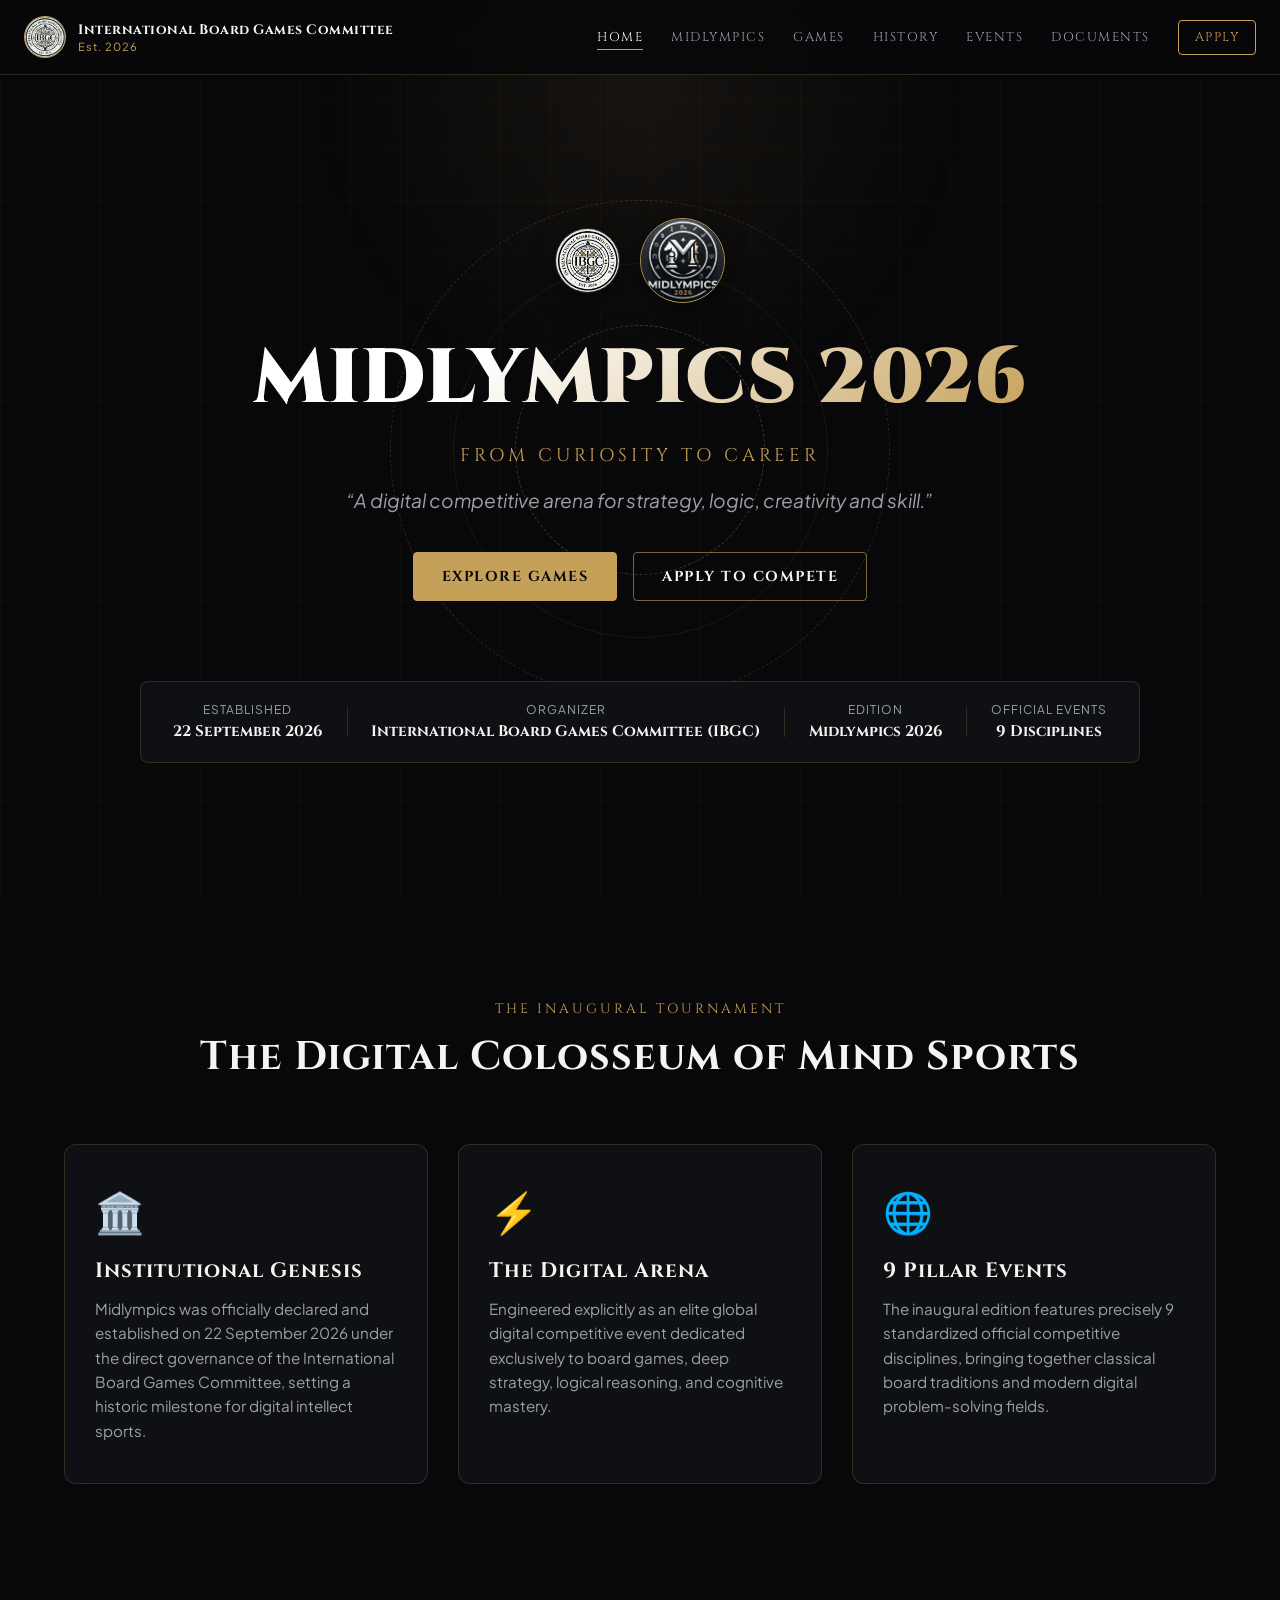
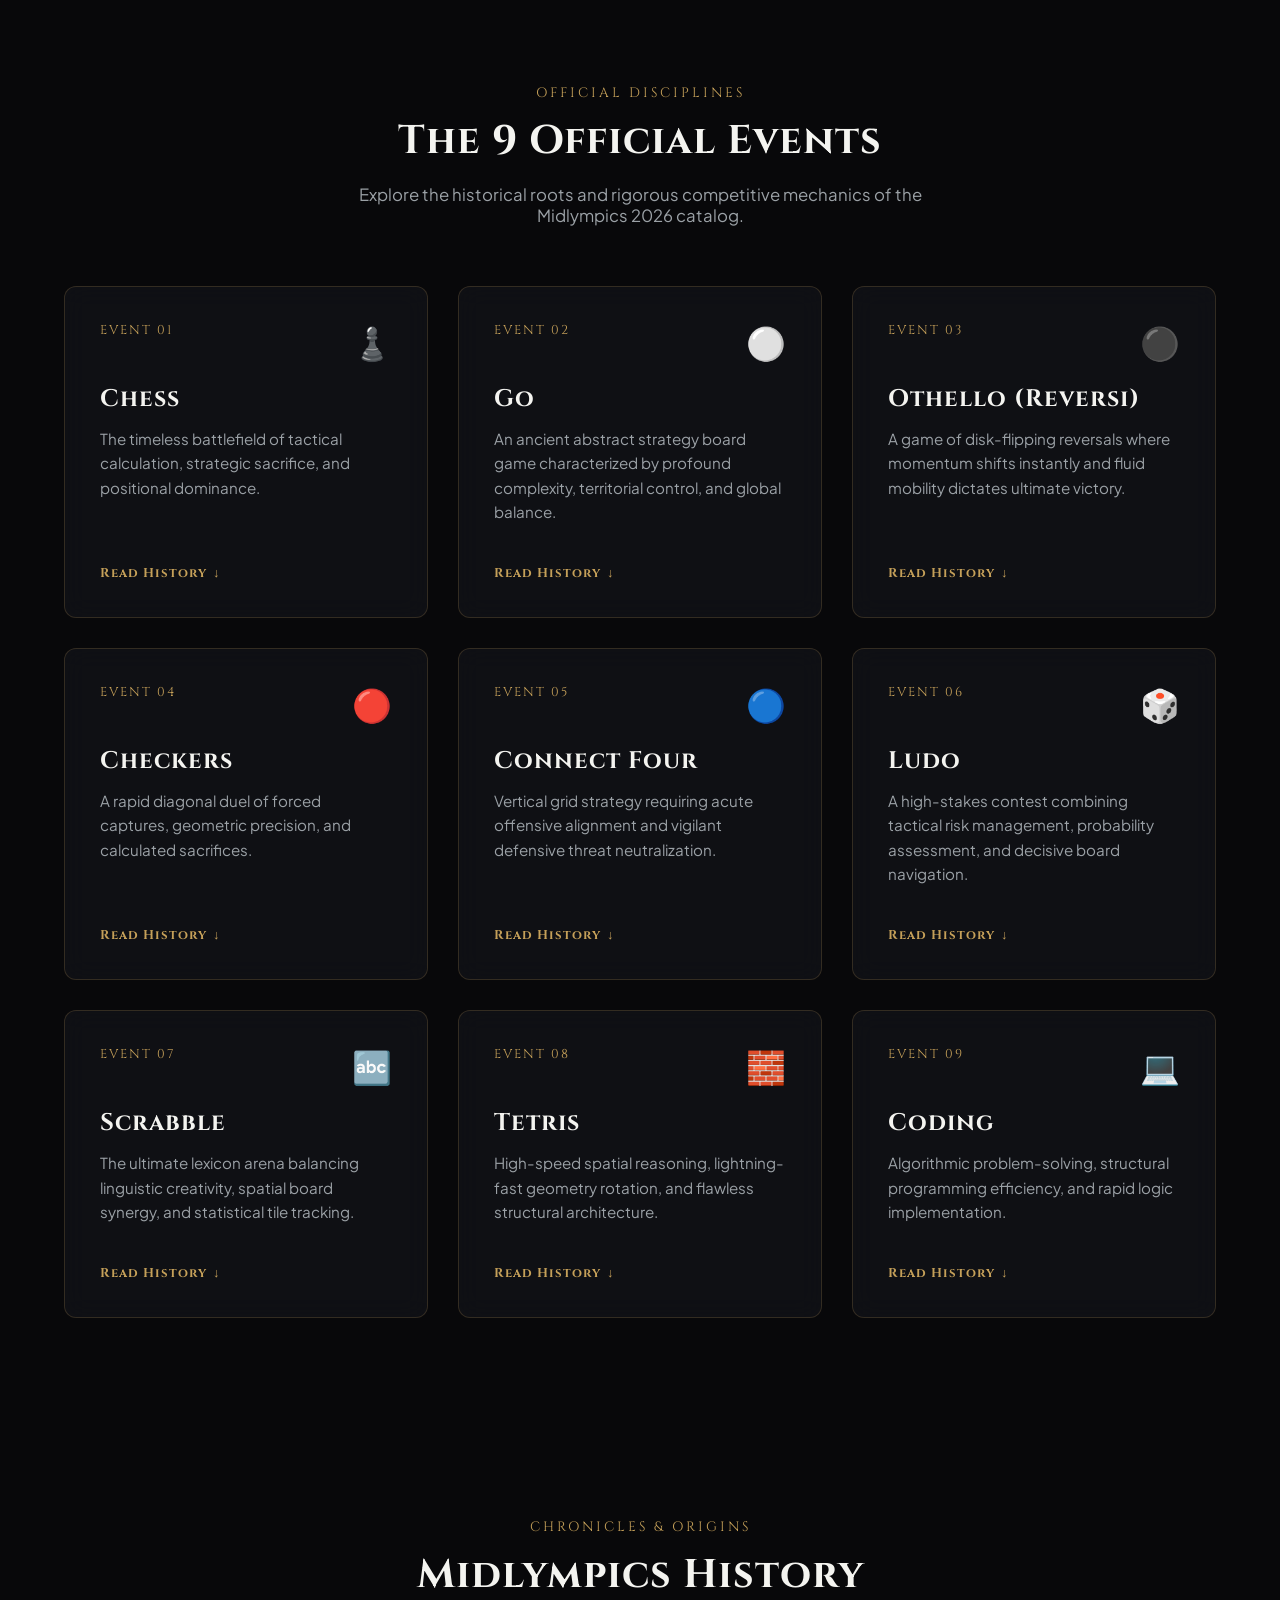
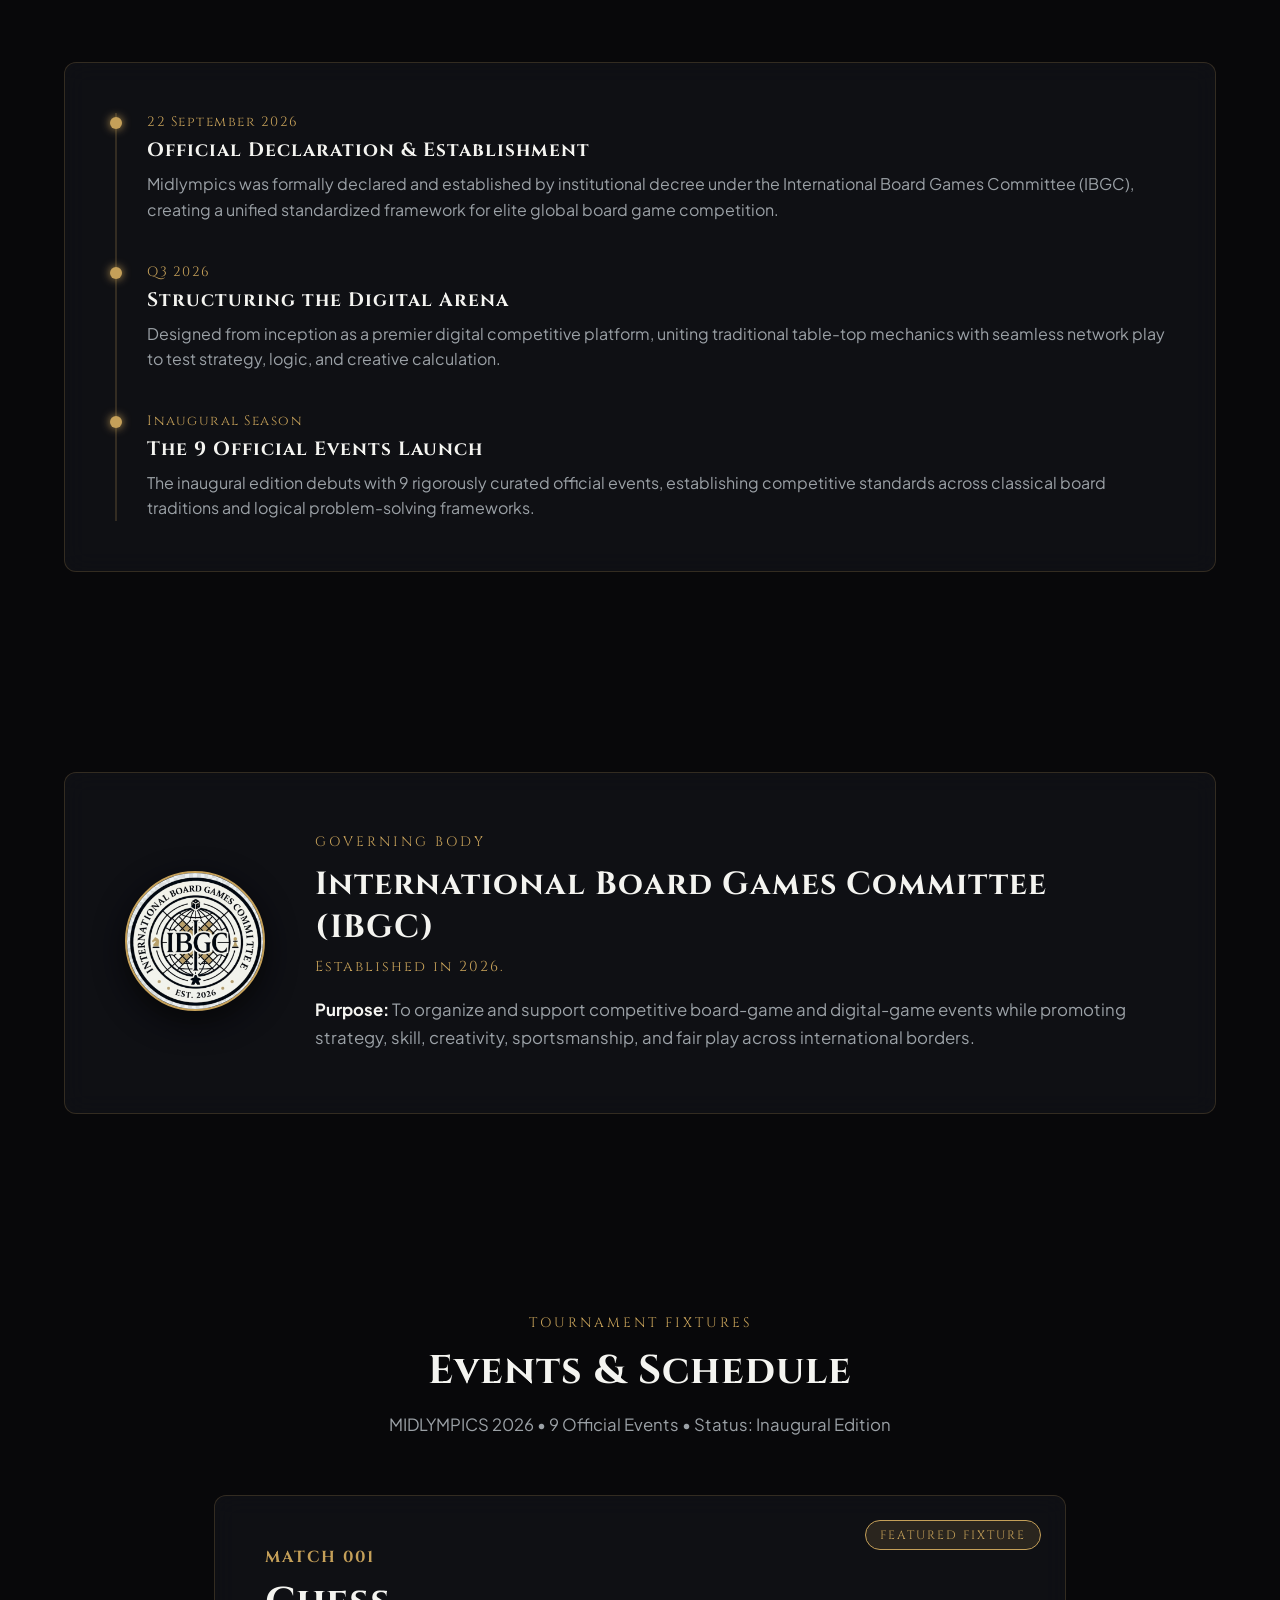
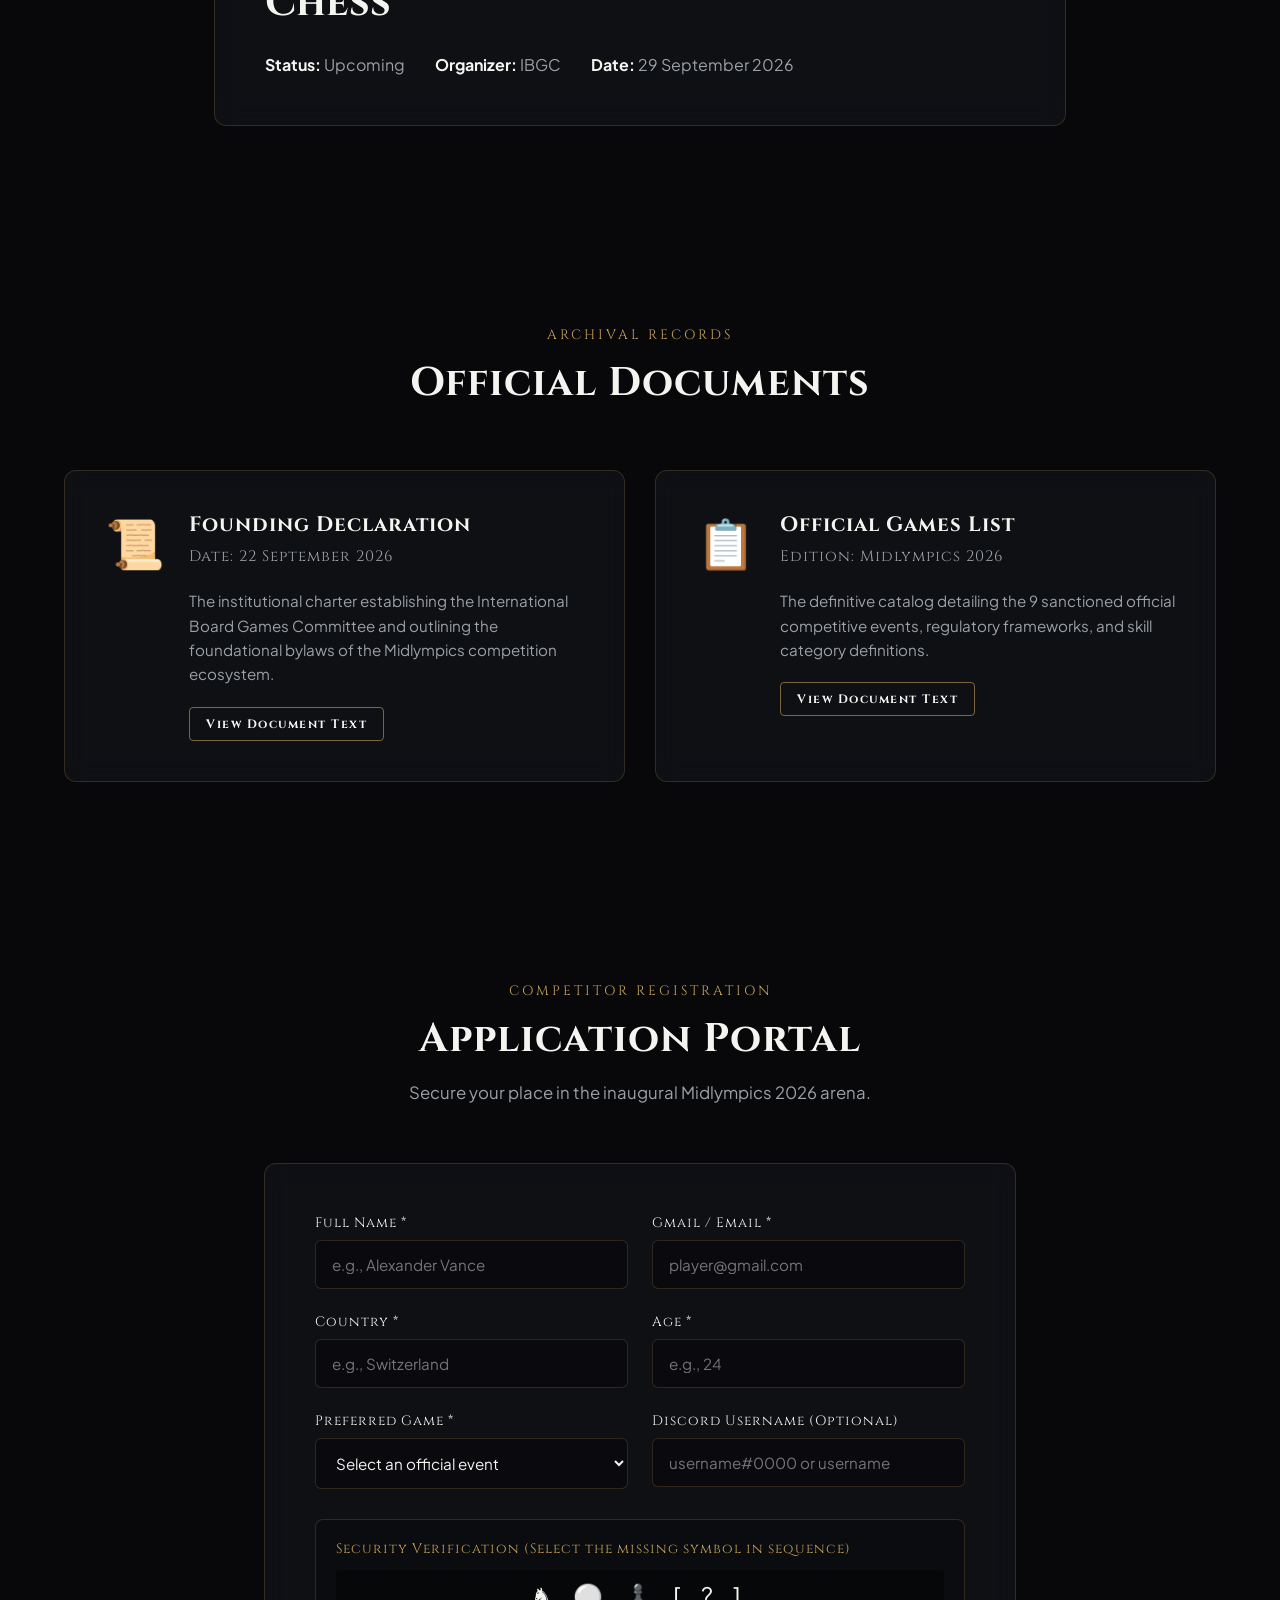
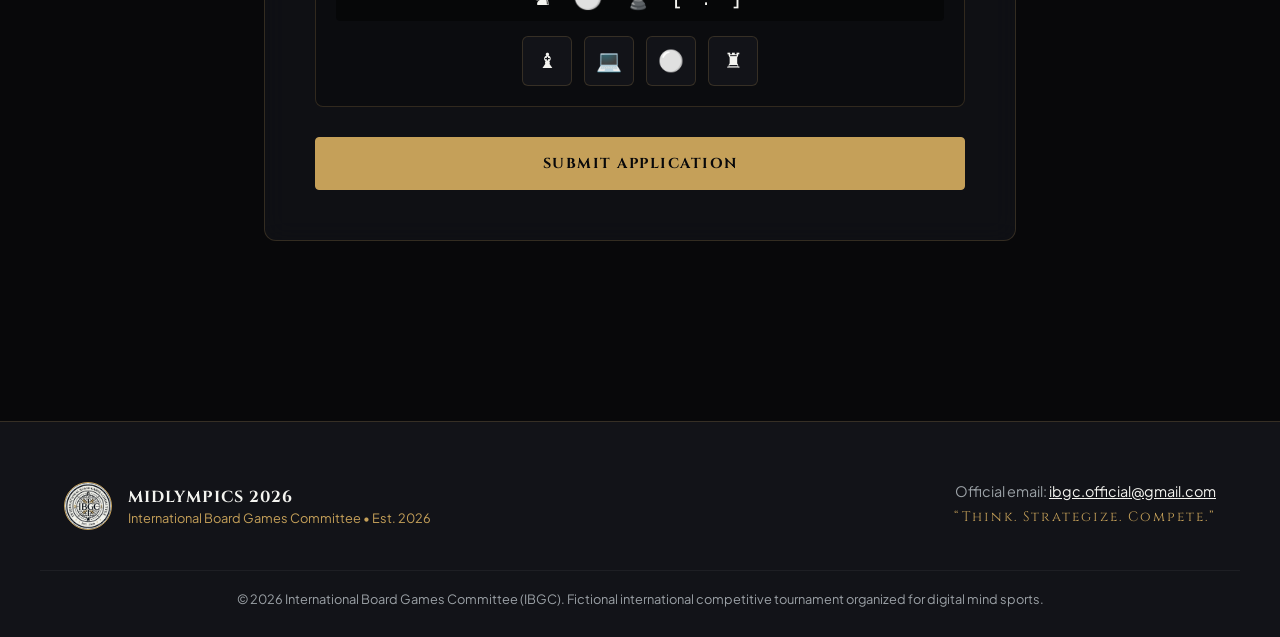
<file: index.html>
<!DOCTYPE html>
<html lang="en">
<head>
    <meta charset="UTF-8">
    <meta name="viewport" content="width=device-width, initial-scale=1.0">
    <title>MIDLYMPICS 2026 | International Board Games Committee</title>
    <link rel="stylesheet" href="style.css">
    <!-- Google Fonts for typography -->
    <link rel="preconnect" href="https://fonts.googleapis.com">
    <link rel="preconnect" href="https://fonts.gstatic.com" crossorigin>
    <link href="https://fonts.googleapis.com/css2?family=Cinzel:wght@500;700;900&family=Plus+Jakarta+Sans:wght@300;400;500;600;700&display=swap" rel="stylesheet">
</head>
<body>

    <!-- Background Particle & Board Grid Elements -->
    <div class="bg-grid"></div>
    <div class="ambient-glow"></div>

    <!-- HEADER / NAVIGATION -->
    <header class="site-header">
        <div class="header-container">
            <div class="brand-identity">
                <img src="ibgc-logo.jpg" alt="IBGC Logo" class="logo-img" onerror="this.src='data:image/svg+xml;utf8,<svg xmlns=\'http://www.w3.org/2000/svg\' width=\'50\' height=\'50\'><circle cx=\'25\' cy=\'25\' r=\'23\' fill=\'%23111\' stroke=\'%23c5a059\' stroke-width=\'2\'/><text x=\'25\' y=\'30\' fill=\'%23c5a059\' font-size=\'12\' text-anchor=\'middle\' font-family=\'Cinzel\'>IBGC</text></svg>'">
                <div class="brand-text">
                    <span class="brand-title">International Board Games Committee</span>
                    <span class="brand-subtitle">Est. 2026</span>
                </div>
            </div>

            <nav class="site-nav" id="siteNav">
                <a href="#home" class="nav-link active">HOME</a>
                <a href="#midlympics" class="nav-link">MIDLYMPICS</a>
                <a href="#games" class="nav-link">GAMES</a>
                <a href="#history" class="nav-link">HISTORY</a>
                <a href="#events" class="nav-link">EVENTS</a>
                <a href="#documents" class="nav-link">DOCUMENTS</a>
                <a href="#apply" class="nav-link nav-cta-btn">APPLY</a>
            </nav>

            <button class="mobile-menu-toggle" id="mobileMenuToggle" aria-label="Toggle navigation">
                <span></span>
                <span></span>
                <span></span>
            </button>
        </div>
    </header>

    <main>
        <!-- HERO SECTION -->
        <section id="home" class="hero-section">
            <div class="hero-3d-arena">
                <div class="arena-ring ring-1"></div>
                <div class="arena-ring ring-2"></div>
                <div class="arena-ring ring-3"></div>
            </div>

            <div class="hero-content">
                <div class="hero-logos-wrapper">
                    <img src="ibgc-logo.jpg" alt="IBGC Emblem" class="hero-logo-badge" onerror="this.src='data:image/svg+xml;utf8,<svg xmlns=\'http://www.w3.org/2000/svg\' width=\'70\' height=\'70\'><circle cx=\'35\' cy=\'35\' r=\'33\' fill=\'%23111\' stroke=\'%23c5a059\' stroke-width=\'2\'/><text x=\'35\' y=\'40\' fill=\'%23c5a059\' font-size=\'14\' text-anchor=\'middle\' font-family=\'Cinzel\'>IBGC</text></svg>'">
                    <img src="midlympics-logo.jpg" alt="Midlympics 2026 Emblem" class="hero-logo-badge main-badge" onerror="this.src='data:image/svg+xml;utf8,<svg xmlns=\'http://www.w3.org/2000/svg\' width=\'90\' height=\'90\'><circle cx=\'45\' cy=\'45\' r=\'43\' fill=\'%23111\' stroke=\'%23c5a059\' stroke-width=\'2\'/><text x=\'45\' y=\'50\' fill=\'%23c5a059\' font-size=\'18\' text-anchor=\'middle\' font-family=\'Cinzel\'>M26</text></svg>'">
                </div>
                
                <h1 class="hero-title">MIDLYMPICS 2026</h1>
                <p class="hero-subtitle">FROM CURIOSITY TO CAREER</p>
                <blockquote class="hero-quote">
                    “A digital competitive arena for strategy, logic, creativity and skill.”
                </blockquote>

                <div class="hero-actions">
                    <a href="#games" class="btn btn-primary">EXPLORE GAMES</a>
                    <a href="#apply" class="btn btn-outline">APPLY TO COMPETE</a>
                </div>
            </div>

            <!-- OFFICIAL INFORMATION BAR -->
            <div class="official-info-bar">
                <div class="info-item">
                    <span class="info-label">Established</span>
                    <span class="info-value">22 September 2026</span>
                </div>
                <div class="info-divider"></div>
                <div class="info-item">
                    <span class="info-label">Organizer</span>
                    <span class="info-value">International Board Games Committee (IBGC)</span>
                </div>
                <div class="info-divider"></div>
                <div class="info-item">
                    <span class="info-label">Edition</span>
                    <span class="info-value">Midlympics 2026</span>
                </div>
                <div class="info-divider"></div>
                <div class="info-item">
                    <span class="info-label">Official Events</span>
                    <span class="info-value">9 Disciplines</span>
                </div>
            </div>
        </section>

        <!-- MIDLYMPICS OVERVIEW SECTION -->
        <section id="midlympics" class="section midlympics-overview">
            <div class="container">
                <div class="section-header">
                    <span class="section-tag">THE INAUGURAL TOURNAMENT</span>
                    <h2 class="section-title">The Digital Colosseum of Mind Sports</h2>
                </div>
                <div class="overview-grid">
                    <div class="overview-card glass-panel">
                        <div class="card-icon">🏛️</div>
                        <h3>Institutional Genesis</h3>
                        <p>Midlympics was officially declared and established on 22 September 2026 under the direct governance of the International Board Games Committee, setting a historic milestone for digital intellect sports.</p>
                    </div>
                    <div class="overview-card glass-panel">
                        <div class="card-icon">⚡</div>
                        <h3>The Digital Arena</h3>
                        <p>Engineered explicitly as an elite global digital competitive event dedicated exclusively to board games, deep strategy, logical reasoning, and cognitive mastery.</p>
                    </div>
                    <div class="overview-card glass-panel">
                        <div class="card-icon">🌐</div>
                        <h3>9 Pillar Events</h3>
                        <p>The inaugural edition features precisely 9 standardized official competitive disciplines, bringing together classical board traditions and modern digital problem-solving fields.</p>
                    </div>
                </div>
            </div>
        </section>

        <!-- GAMES SECTION (9 OFFICIAL EVENTS) -->
        <section id="games" class="section games-section">
            <div class="container">
                <div class="section-header">
                    <span class="section-tag">OFFICIAL DISCIPLINES</span>
                    <h2 class="section-title">The 9 Official Events</h2>
                    <p class="section-desc">Explore the historical roots and rigorous competitive mechanics of the Midlympics 2026 catalog.</p>
                </div>

                <div class="games-grid" id="gamesGrid">
                    <!-- Cards will be populated or managed via HTML/JS -->
                </div>
            </div>
        </section>

        <!-- HISTORY SECTION -->
        <section id="history" class="section history-section">
            <div class="container">
                <div class="section-header">
                    <span class="section-tag">CHRONICLES & ORIGINS</span>
                    <h2 class="section-title">Midlympics History</h2>
                </div>
                <div class="history-content glass-panel">
                    <div class="history-timeline">
                        <div class="timeline-node">
                            <span class="node-date">22 September 2026</span>
                            <h4>Official Declaration & Establishment</h4>
                            <p>Midlympics was formally declared and established by institutional decree under the International Board Games Committee (IBGC), creating a unified standardized framework for elite global board game competition.</p>
                        </div>
                        <div class="timeline-node">
                            <span class="node-date">Q3 2026</span>
                            <h4>Structuring the Digital Arena</h4>
                            <p>Designed from inception as a premier digital competitive platform, uniting traditional table-top mechanics with seamless network play to test strategy, logic, and creative calculation.</p>
                        </div>
                        <div class="timeline-node">
                            <span class="node-date">Inaugural Season</span>
                            <h4>The 9 Official Events Launch</h4>
                            <p>The inaugural edition debuts with 9 rigorously curated official events, establishing competitive standards across classical board traditions and logical problem-solving frameworks.</p>
                        </div>
                    </div>
                </div>
            </div>
        </section>

        <!-- IBGC SECTION -->
        <section id="ibgc" class="section ibgc-section">
            <div class="container">
                <div class="ibgc-wrapper glass-panel">
                    <div class="ibgc-logo-area">
                        <img src="ibgc-logo.jpg" alt="IBGC Official Seal" class="ibgc-seal" onerror="this.src='data:image/svg+xml;utf8,<svg xmlns=\'http://www.w3.org/2000/svg\' width=\'120\' height=\'120\'><circle cx=\'60\' cy=\'60\' r=\'55\' fill=\'%23111\' stroke=\'%23c5a059\' stroke-width=\'3\'/><text x=\'60\' y=\'68\' fill=\'%23c5a059\' font-size=\'22\' text-anchor=\'middle\' font-family=\'Cinzel\'>IBGC</text></svg>'">
                    </div>
                    <div class="ibgc-info">
                        <span class="section-tag">GOVERNING BODY</span>
                        <h2>International Board Games Committee (IBGC)</h2>
                        <p class="ibgc-est">Established in 2026.</p>
                        <p class="ibgc-purpose">
                            <strong>Purpose:</strong> To organize and support competitive board-game and digital-game events while promoting strategy, skill, creativity, sportsmanship, and fair play across international borders.
                        </p>
                    </div>
                </div>
            </div>
        </section>

        <!-- MATCH / EVENT SECTION -->
        <section id="events" class="section events-section">
            <div class="container">
                <div class="section-header">
                    <span class="section-tag">TOURNAMENT FIXTURES</span>
                    <h2 class="section-title">Events & Schedule</h2>
                    <p class="section-desc">MIDLYMPICS 2026 • 9 Official Events • Status: Inaugural Edition</p>
                </div>

                <div class="featured-match-card glass-panel">
                    <div class="match-badge-tag">FEATURED FIXTURE</div>
                    <div class="match-details">
                        <h3>MATCH 001</h3>
                        <div class="match-game-title">Chess</div>
                        <div class="match-meta">
                            <span><strong>Status:</strong> Upcoming</span>
                            <span><strong>Organizer:</strong> IBGC</span>
                            <span><strong>Date:</strong> 29 September 2026</span>
                        </div>
                    </div>
                </div>
            </div>
        </section>

        <!-- DOCUMENTS SECTION -->
        <section id="documents" class="section docs-section">
            <div class="container">
                <div class="section-header">
                    <span class="section-tag">ARCHIVAL RECORDS</span>
                    <h2 class="section-title">Official Documents</h2>
                </div>
                
                <div class="docs-grid">
                    <div class="doc-card glass-panel">
                        <div class="doc-icon">📜</div>
                        <div class="doc-content">
                            <h3>Founding Declaration</h3>
                            <p class="doc-date">Date: 22 September 2026</p>
                            <p>The institutional charter establishing the International Board Games Committee and outlining the foundational bylaws of the Midlympics competition ecosystem.</p>
                            <button class="btn btn-sm btn-outline view-doc-btn" data-doc="declaration">View Document Text</button>
                        </div>
                    </div>

                    <div class="doc-card glass-panel">
                        <div class="doc-icon">📋</div>
                        <div class="doc-content">
                            <h3>Official Games List</h3>
                            <p class="doc-date">Edition: Midlympics 2026</p>
                            <p>The definitive catalog detailing the 9 sanctioned official competitive events, regulatory frameworks, and skill category definitions.</p>
                            <button class="btn btn-sm btn-outline view-doc-btn" data-doc="gameslist">View Document Text</button>
                        </div>
                    </div>
                </div>
            </div>
        </section>

        <!-- APPLICATION PORTAL SECTION -->
        <section id="apply" class="section apply-section">
            <div class="container">
                <div class="section-header">
                    <span class="section-tag">COMPETITOR REGISTRATION</span>
                    <h2 class="section-title">Application Portal</h2>
                    <p class="section-desc">Secure your place in the inaugural Midlympics 2026 arena.</p>
                </div>

                <div class="apply-container glass-panel" id="applyContainer">
                    <form id="registrationForm" class="reg-form">
                        <div class="form-grid">
                            <div class="form-group">
                                <label for="fullName">Full Name *</label>
                                <input type="text" id="fullName" name="fullName" required placeholder="e.g., Alexander Vance">
                            </div>

                            <div class="form-group">
                                <label for="email">Gmail / Email *</label>
                                <input type="email" id="email" name="email" required placeholder="player@gmail.com">
                            </div>

                            <div class="form-group">
                                <label for="country">Country *</label>
                                <input type="text" id="country" name="country" required placeholder="e.g., Switzerland">
                            </div>

                            <div class="form-group">
                                <label for="age">Age *</label>
                                <input type="number" id="age" name="age" min="13" max="120" required placeholder="e.g., 24">
                            </div>

                            <div class="form-group">
                                <label for="preferredGame">Preferred Game *</label>
                                <select id="preferredGame" name="preferredGame" required>
                                    <option value="" disabled selected>Select an official event</option>
                                    <option value="Chess">Chess</option>
                                    <option value="Go">Go</option>
                                    <option value="Othello (Reversi)">Othello (Reversi)</option>
                                    <option value="Checkers">Checkers</option>
                                    <option value="Connect Four">Connect Four</option>
                                    <option value="Ludo">Ludo</option>
                                    <option value="Scrabble">Scrabble</option>
                                    <option value="Tetris">Tetris</option>
                                    <option value="Coding">Coding</option>
                                </select>
                            </div>

                            <div class="form-group">
                                <label for="discordUsername">Discord Username (Optional)</label>
                                <input type="text" id="discordUsername" name="discordUsername" placeholder="username#0000 or username">
                            </div>
                        </div>

                        <!-- Custom Dynamic Captcha -->
                        <div class="captcha-box">
                            <label>Security Verification (Select the missing symbol in sequence)</label>
                            <div class="captcha-prompt" id="captchaPrompt"></div>
                            <div class="captcha-options" id="captchaOptions"></div>
                            <input type="hidden" id="captchaValid" value="false">
                            <span class="error-msg" id="captchaError" style="display:none; color:#ff6b6b; font-size:0.85rem; margin-top:5px;">Please solve the verification sequence correctly.</span>
                        </div>

                        <div class="form-submit-wrapper">
                            <button type="submit" class="btn btn-primary btn-lg">SUBMIT APPLICATION</button>
                        </div>
                    </form>

                    <!-- Success Screen (Hidden by default) -->
                    <div id="successScreen" class="success-screen" style="display: none;">
                        <div class="success-icon-anim">✓</div>
                        <h2>APPLICATION RECEIVED</h2>
                        <p class="success-subtext">Your application has been recorded locally. Keep your Participant ID for official communication.</p>
                        
                        <div class="success-card-details">
                            <div class="detail-row">
                                <span>Participant Name:</span>
                                <strong id="resName">-</strong>
                            </div>
                            <div class="detail-row">
                                <span>Selected Event:</span>
                                <strong id="resGame">-</strong>
                            </div>
                            <div class="detail-row highlight-id">
                                <span>Unique Participant ID:</span>
                                <strong id="resId">-</strong>
                            </div>
                        </div>

                        <div class="success-actions">
                            <button id="downloadCsvBtn" class="btn btn-primary">DOWNLOAD REGISTRATION CSV</button>
                            <button id="applyAgainBtn" class="btn btn-outline">APPLY AGAIN</button>
                        </div>
                    </div>
                </div>
            </div>
        </section>
    </main>

    <!-- FOOTER -->
    <footer class="site-footer">
        <div class="container footer-container">
            <div class="footer-brand">
                <img src="ibgc-logo.jpg" alt="IBGC Logo" class="footer-logo" onerror="this.src='data:image/svg+xml;utf8,<svg xmlns=\'http://www.w3.org/2000/svg\' width=\'40\' height=\'40\'><circle cx=\'20\' cy=\'20\' r=\'18\' fill=\'%23111\' stroke=\'%23c5a059\' stroke-width=\'2\'/><text x=\'20\' y=\'24\' fill=\'%23c5a059\' font-size=\'10\' text-anchor=\'middle\' font-family=\'Cinzel\'>IBGC</text></svg>'">
                <div>
                    <h4>MIDLYMPICS 2026</h4>
                    <p>International Board Games Committee • Est. 2026</p>
                </div>
            </div>

            <div class="footer-contact">
                <p>Official email: <a href="mailto:ibgc.official@gmail.com">ibgc.official@gmail.com</a></p>
                <p class="footer-tagline">“Think. Strategize. Compete.”</p>
            </div>
        </div>
        <div class="footer-bottom">
            <p>&copy; 2026 International Board Games Committee (IBGC). Fictional international competitive tournament organized for digital mind sports.</p>
        </div>
    </footer>

    <!-- DOCUMENT MODAL -->
    <div class="modal-overlay" id="docModal">
        <div class="modal-content glass-panel">
            <button class="modal-close" id="modalClose">&times;</button>
            <h3 id="modalTitle">Document Title</h3>
            <div class="modal-body" id="modalBody">
                <!-- Content injected via JS -->
            </div>
        </div>
    </div>

    <script src="script.js"></script>
</body>
</html>
</file>
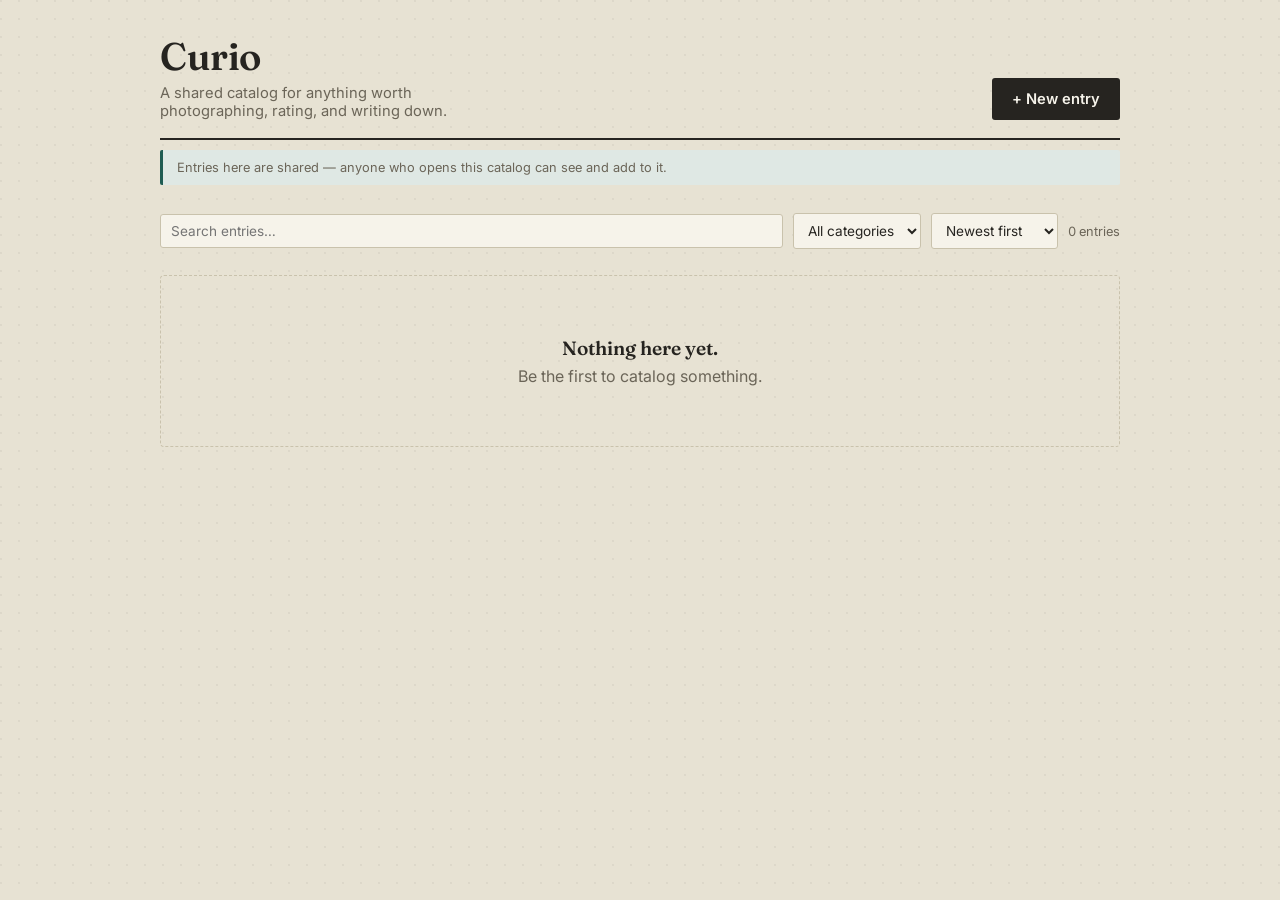
<file: curio.html>
<!DOCTYPE html>
<html lang="en">
<head>
<meta charset="UTF-8">
<meta name="viewport" content="width=device-width, initial-scale=1.0">
<title>Curio</title>
<link rel="preconnect" href="https://fonts.googleapis.com">
<link href="https://fonts.googleapis.com/css2?family=Fraunces:ital,opsz,wght@0,9..144,400;0,9..144,600;1,9..144,500&family=Inter:wght@400;500;600&display=swap" rel="stylesheet">
<style>
  :root{
    --paper: #E7E2D3;
    --paper-card: #F6F3EA;
    --ink: #262420;
    --ink-soft: #6b6558;
    --accent-teal: #1F5C52;
    --accent-teal-dim: #dfe8e4;
    --accent-rust: #9C3D2E;
    --line: #c9c2ac;
    --line-soft: #d9d3c1;
  }
  *{box-sizing:border-box;}
  body{
    margin:0;
    background:var(--paper);
    background-image:
      radial-gradient(circle at 1px 1px, rgba(38,36,32,0.05) 1px, transparent 0);
    background-size: 18px 18px;
    color:var(--ink);
    font-family:'Inter', sans-serif;
    min-height:100vh;
  }
  .wrap{max-width:1000px;margin:0 auto;padding:32px 20px 80px;}

  header{
    display:flex;
    justify-content:space-between;
    align-items:flex-end;
    gap:16px;
    border-bottom:2px solid var(--ink);
    padding-bottom:18px;
    margin-bottom:8px;
    flex-wrap:wrap;
  }
  .brand h1{
    font-family:'Fraunces', serif;
    font-weight:600;
    font-size:2.4rem;
    margin:0 0 4px;
    letter-spacing:-0.01em;
  }
  .brand p{
    margin:0;
    color:var(--ink-soft);
    font-size:0.92rem;
    max-width:40ch;
  }
  .newbtn{
    background:var(--ink);
    color:var(--paper-card);
    border:none;
    padding:12px 20px;
    font-family:'Inter';
    font-size:0.92rem;
    font-weight:600;
    border-radius:3px;
    cursor:pointer;
    transition: background 0.15s ease;
    white-space:nowrap;
  }
  .newbtn:hover{background:var(--accent-teal);}

  .shared-note{
    font-size:0.8rem;
    color:var(--ink-soft);
    margin:10px 0 28px;
    padding:10px 14px;
    background:var(--accent-teal-dim);
    border-left:3px solid var(--accent-teal);
    border-radius:2px;
  }

  .toolbar{
    display:flex;
    gap:10px;
    align-items:center;
    margin-bottom:26px;
    flex-wrap:wrap;
  }
  .toolbar select, .toolbar input{
    font-family:'Inter';
    font-size:0.85rem;
    padding:8px 10px;
    border:1px solid var(--line);
    background:var(--paper-card);
    color:var(--ink);
    border-radius:3px;
  }
  .toolbar input{flex:1;min-width:160px;}
  .count{
    margin-left:auto;
    font-size:0.8rem;
    color:var(--ink-soft);
    font-variant-numeric: tabular-nums;
  }

  .grid{
    display:grid;
    grid-template-columns:repeat(auto-fill, minmax(230px, 1fr));
    gap:20px;
  }

  .card{
    background:var(--paper-card);
    border:1px solid var(--line);
    border-radius:4px;
    overflow:hidden;
    display:flex;
    flex-direction:column;
    position:relative;
  }
  .cardnum{
    position:absolute;
    top:10px;
    left:10px;
    background:var(--ink);
    color:var(--paper-card);
    font-size:0.68rem;
    font-weight:600;
    letter-spacing:0.03em;
    padding:2px 7px;
    border-radius:2px;
    z-index:2;
  }
  .card .thumb{
    width:100%;
    aspect-ratio: 4/3;
    object-fit:cover;
    background:var(--line-soft);
    display:block;
  }
  .thumb-empty{
    width:100%;
    aspect-ratio:4/3;
    background:var(--line-soft);
    display:flex;
    align-items:center;
    justify-content:center;
    color:var(--ink-soft);
    font-size:0.75rem;
  }
  .card-body{
    padding:14px 14px 16px;
    display:flex;
    flex-direction:column;
    gap:6px;
    flex:1;
  }
  .card-title{
    font-family:'Fraunces', serif;
    font-size:1.15rem;
    font-weight:600;
    margin:0;
    line-height:1.25;
  }
  .card-cat{
    font-size:0.72rem;
    color:var(--accent-teal);
    font-weight:600;
  }
  .stars{display:flex;gap:3px;margin:2px 0;}
  .stars .dot{
    width:9px;height:9px;border-radius:50%;
    border:1.4px solid var(--accent-rust);
  }
  .stars .dot.filled{background:var(--accent-rust);}
  .card-notes{
    font-size:0.85rem;
    color:var(--ink-soft);
    line-height:1.45;
    margin:2px 0 0;
    flex:1;
    display:-webkit-box;
    -webkit-line-clamp:3;
    -webkit-box-orient:vertical;
    overflow:hidden;
  }
  .card-foot{
    display:flex;
    justify-content:space-between;
    align-items:center;
    margin-top:10px;
    font-size:0.72rem;
    color:var(--ink-soft);
  }
  .del{
    background:none;border:none;color:var(--ink-soft);cursor:pointer;
    font-size:0.72rem;text-decoration:underline;padding:0;
  }
  .del:hover{color:var(--accent-rust);}

  .empty{
    grid-column:1/-1;
    text-align:center;
    padding:60px 20px;
    color:var(--ink-soft);
    border:1px dashed var(--line);
    border-radius:4px;
  }
  .empty strong{display:block;font-family:'Fraunces',serif;font-size:1.2rem;color:var(--ink);margin-bottom:6px;font-weight:600;}

  /* modal */
  .overlay{
    position:fixed;inset:0;
    background:rgba(38,36,32,0.45);
    display:none;
    align-items:flex-start;
    justify-content:center;
    padding:40px 16px;
    overflow-y:auto;
    z-index:10;
  }
  .overlay.open{display:flex;}
  .modal{
    background:var(--paper-card);
    border-radius:5px;
    max-width:460px;
    width:100%;
    padding:26px 26px 24px;
    border:1px solid var(--line);
  }
  .modal h2{
    font-family:'Fraunces', serif;
    font-weight:600;
    font-size:1.4rem;
    margin:0 0 18px;
  }
  .field{margin-bottom:16px;}
  .field label{
    display:block;font-size:0.78rem;font-weight:600;color:var(--ink-soft);
    margin-bottom:6px;
  }
  .field input[type=text], .field textarea, .field select{
    width:100%;
    font-family:'Inter';
    font-size:0.9rem;
    padding:9px 10px;
    border:1px solid var(--line);
    border-radius:3px;
    background:#fff;
    color:var(--ink);
    resize:vertical;
  }
  .field textarea{min-height:80px;}
  .rate-picker{display:flex;gap:8px;}
  .rate-picker .dot{
    width:22px;height:22px;border-radius:50%;
    border:1.6px solid var(--accent-rust);
    cursor:pointer;
  }
  .rate-picker .dot.filled{background:var(--accent-rust);}
  .imgpick{
    border:1px dashed var(--line);
    border-radius:4px;
    padding:14px;
    text-align:center;
    font-size:0.82rem;
    color:var(--ink-soft);
    cursor:pointer;
    background:#fff;
  }
  .imgpick img{max-width:100%;max-height:140px;display:block;margin:8px auto 0;border-radius:3px;}
  .modal-actions{
    display:flex;justify-content:flex-end;gap:10px;margin-top:20px;
  }
  .btn-secondary{
    background:none;border:1px solid var(--line);color:var(--ink);
    padding:10px 16px;border-radius:3px;cursor:pointer;font-family:'Inter';font-size:0.85rem;
  }
  .btn-primary{
    background:var(--accent-teal);border:none;color:#fff;
    padding:10px 18px;border-radius:3px;cursor:pointer;font-family:'Inter';font-weight:600;font-size:0.85rem;
  }
  .btn-primary:disabled{opacity:0.5;cursor:not-allowed;}
  .err{color:var(--accent-rust);font-size:0.8rem;margin-top:-8px;margin-bottom:12px;display:none;}
</style>
</head>
<body>
<div class="wrap">
  <header>
    <div class="brand">
      <h1>Curio</h1>
      <p>A shared catalog for anything worth photographing, rating, and writing down.</p>
    </div>
    <button class="newbtn" id="openNew">+ New entry</button>
  </header>

  <div class="shared-note">Entries here are shared — anyone who opens this catalog can see and add to it.</div>

  <div class="toolbar">
    <input type="text" id="search" placeholder="Search entries…">
    <select id="filterCat"><option value="">All categories</option></select>
    <select id="sortBy">
      <option value="new">Newest first</option>
      <option value="old">Oldest first</option>
      <option value="rating">Highest rated</option>
    </select>
    <span class="count" id="count"></span>
  </div>

  <div class="grid" id="grid"></div>
</div>

<div class="overlay" id="overlay">
  <div class="modal">
    <h2>Catalog a new entry</h2>
    <div class="field">
      <label>Photo</label>
      <div class="imgpick" id="imgPick">Click to choose an image<div id="imgPreviewWrap"></div></div>
      <input type="file" id="imgInput" accept="image/*" style="display:none">
    </div>
    <div class="field">
      <label>Title</label>
      <input type="text" id="title" placeholder="What is it?">
    </div>
    <div class="field">
      <label>Category</label>
      <input type="text" id="category" placeholder="e.g. Books, Gear, Coffee, Places">
    </div>
    <div class="field">
      <label>Rating</label>
      <div class="rate-picker" id="ratePicker"></div>
    </div>
    <div class="field">
      <label>Notes</label>
      <textarea id="notes" placeholder="What stands out about it?"></textarea>
    </div>
    <div class="err" id="formErr">Give it a title and a rating before saving.</div>
    <div class="modal-actions">
      <button class="btn-secondary" id="cancelNew">Cancel</button>
      <button class="btn-primary" id="saveNew">Save entry</button>
    </div>
  </div>
</div>

<script>
const STORAGE_KEY = 'curio-entries';
let entries = [];
let pendingImage = null;
let pendingRating = 0;

const grid = document.getElementById('grid');
const overlay = document.getElementById('overlay');
const countEl = document.getElementById('count');
const filterCat = document.getElementById('filterCat');
const searchInput = document.getElementById('search');
const sortBy = document.getElementById('sortBy');

function starsHTML(rating, size){
  let h = '<div class="stars">';
  for(let i=1;i<=5;i++){
    h += `<div class="dot ${i<=rating?'filled':''}"></div>`;
  }
  return h + '</div>';
}

function fmtDate(ts){
  const d = new Date(ts);
  return d.toLocaleDateString(undefined,{month:'short', day:'numeric', year:'numeric'});
}

function renderCategoryOptions(){
  const cats = [...new Set(entries.map(e=>e.category).filter(Boolean))].sort();
  const current = filterCat.value;
  filterCat.innerHTML = '<option value="">All categories</option>' +
    cats.map(c=>`<option value="${escapeHtml(c)}">${escapeHtml(c)}</option>`).join('');
  filterCat.value = current;
}

function escapeHtml(s){
  const d = document.createElement('div');
  d.textContent = s;
  return d.innerHTML;
}

function render(){
  renderCategoryOptions();
  let list = [...entries];

  const q = searchInput.value.trim().toLowerCase();
  if(q){
    list = list.filter(e =>
      (e.title||'').toLowerCase().includes(q) ||
      (e.notes||'').toLowerCase().includes(q) ||
      (e.category||'').toLowerCase().includes(q)
    );
  }
  const cat = filterCat.value;
  if(cat) list = list.filter(e => e.category === cat);

  if(sortBy.value === 'new') list.sort((a,b)=>b.createdAt-a.createdAt);
  else if(sortBy.value === 'old') list.sort((a,b)=>a.createdAt-b.createdAt);
  else if(sortBy.value === 'rating') list.sort((a,b)=>b.rating-a.rating || b.createdAt-a.createdAt);

  countEl.textContent = `${list.length} ${list.length===1?'entry':'entries'}`;

  if(list.length === 0){
    grid.innerHTML = `<div class="empty"><strong>Nothing here yet.</strong>Be the first to catalog something.</div>`;
    return;
  }

  grid.innerHTML = list.map(e => {
    const num = String(entries.findIndex(x=>x.id===e.id)+1).padStart(3,'0');
    const img = e.image ? `<img class="thumb" src="${e.image}" alt="">` : `<div class="thumb-empty">No image</div>`;
    return `
    <div class="card">
      <div class="cardnum">No. ${num}</div>
      ${img}
      <div class="card-body">
        ${e.category ? `<div class="card-cat">${escapeHtml(e.category)}</div>` : ''}
        <h3 class="card-title">${escapeHtml(e.title)}</h3>
        ${starsHTML(e.rating)}
        ${e.notes ? `<p class="card-notes">${escapeHtml(e.notes)}</p>` : ''}
        <div class="card-foot">
          <span>${fmtDate(e.createdAt)}</span>
          <button class="del" data-id="${e.id}">remove</button>
        </div>
      </div>
    </div>`;
  }).join('');

  grid.querySelectorAll('.del').forEach(btn=>{
    btn.addEventListener('click', ()=> deleteEntry(btn.dataset.id));
  });
}

async function loadEntries(){
  try{
    const res = await window.storage.get(STORAGE_KEY, true);
    entries = res && res.value ? JSON.parse(res.value) : [];
  }catch(e){
    entries = [];
  }
  render();
}

async function saveEntries(){
  try{
    await window.storage.set(STORAGE_KEY, JSON.stringify(entries), true);
  }catch(e){
    console.error('Storage error', e);
  }
}

async function deleteEntry(id){
  if(!confirm('Remove this entry from the catalog?')) return;
  entries = entries.filter(e=>e.id!==id);
  render();
  await saveEntries();
}

// --- modal / new entry form ---
const openNewBtn = document.getElementById('openNew');
const cancelNewBtn = document.getElementById('cancelNew');
const saveNewBtn = document.getElementById('saveNew');
const imgPick = document.getElementById('imgPick');
const imgInput = document.getElementById('imgInput');
const imgPreviewWrap = document.getElementById('imgPreviewWrap');
const ratePicker = document.getElementById('ratePicker');
const formErr = document.getElementById('formErr');

for(let i=1;i<=5;i++){
  const dot = document.createElement('div');
  dot.className = 'dot';
  dot.dataset.val = i;
  dot.addEventListener('click', ()=>{
    pendingRating = i;
    renderRatePicker();
  });
  ratePicker.appendChild(dot);
}
function renderRatePicker(){
  [...ratePicker.children].forEach((dot,i)=>{
    dot.classList.toggle('filled', i < pendingRating);
  });
}

function resetForm(){
  document.getElementById('title').value = '';
  document.getElementById('category').value = '';
  document.getElementById('notes').value = '';
  pendingImage = null;
  pendingRating = 0;
  imgPreviewWrap.innerHTML = '';
  renderRatePicker();
  formErr.style.display = 'none';
}

openNewBtn.addEventListener('click', ()=>{
  resetForm();
  overlay.classList.add('open');
});
cancelNewBtn.addEventListener('click', ()=> overlay.classList.remove('open'));
overlay.addEventListener('click', (e)=>{ if(e.target===overlay) overlay.classList.remove('open'); });

imgPick.addEventListener('click', ()=> imgInput.click());
imgInput.addEventListener('change', (e)=>{
  const file = e.target.files[0];
  if(!file) return;
  const reader = new FileReader();
  reader.onload = (ev)=>{
    const img = new Image();
    img.onload = ()=>{
      const canvas = document.createElement('canvas');
      const maxW = 800;
      const scale = Math.min(1, maxW / img.width);
      canvas.width = img.width * scale;
      canvas.height = img.height * scale;
      const ctx = canvas.getContext('2d');
      ctx.drawImage(img, 0, 0, canvas.width, canvas.height);
      pendingImage = canvas.toDataURL('image/jpeg', 0.8);
      imgPreviewWrap.innerHTML = `<img src="${pendingImage}">`;
    };
    img.src = ev.target.result;
  };
  reader.readAsDataURL(file);
});

saveNewBtn.addEventListener('click', async ()=>{
  const title = document.getElementById('title').value.trim();
  const category = document.getElementById('category').value.trim();
  const notes = document.getElementById('notes').value.trim();

  if(!title || pendingRating === 0){
    formErr.style.display = 'block';
    return;
  }
  formErr.style.display = 'none';

  const entry = {
    id: 'e' + Date.now() + Math.random().toString(36).slice(2,7),
    title, category, notes,
    rating: pendingRating,
    image: pendingImage,
    createdAt: Date.now()
  };
  saveNewBtn.disabled = true;
  entries.unshift(entry);
  render();
  await saveEntries();
  saveNewBtn.disabled = false;
  overlay.classList.remove('open');
});

searchInput.addEventListener('input', render);
filterCat.addEventListener('change', render);
sortBy.addEventListener('change', render);

loadEntries();
</script>
</body>
</html>
</file>
<file: style.css>
/* ==========================================
   MIDLYMPICS 2026 - DESIGN SYSTEM & STYLES
   ================================---------- */

:root {
    --bg-black: #08080a;
    --bg-charcoal: #121318;
    --bg-card: rgba(18, 19, 24, 0.75);
    --border-glass: rgba(197, 160, 89, 0.2);
    --border-glass-hover: rgba(197, 160, 89, 0.6);
    
    --text-ivory: #f4f4f0;
    --text-muted: #9ba1a6;
    
    --accent-gold: #c5a059;
    --accent-gold-light: #e6ca85;
    
    --font-heading: 'Cinzel', serif;
    --font-body: 'Plus Jakarta Sans', sans-serif;
    
    --transition: all 0.3s cubic-bezier(0.25, 0.8, 0.25, 1);
}

* {
    box-sizing: border-box;
    margin: 0;
    padding: 0;
}

html {
    scroll-behavior: smooth;
    background-color: var(--bg-black);
    color: var(--text-ivory);
    font-family: var(--font-body);
}

body {
    position: relative;
    overflow-x: hidden;
    min-height: 100vh;
}

/* Background Animated Grid & Glow */
.bg-grid {
    position: fixed;
    top: 0;
    left: 0;
    width: 100vw;
    height: 100vh;
    background-image: 
        linear-gradient(rgba(197, 160, 89, 0.03) 1px, transparent 1px),
        linear-gradient(90deg, rgba(197, 160, 89, 0.03) 1px, transparent 1px);
    background-size: 50px 50px;
    z-index: -2;
}

.ambient-glow {
    position: fixed;
    top: -20vh;
    left: 50%;
    transform: translateX(-50%);
    width: 60vw;
    height: 60vh;
    background: radial-gradient(circle, rgba(197, 160, 89, 0.08) 0%, rgba(8, 8, 10, 0) 70%);
    z-index: -1;
    pointer-events: none;
}

/* Typography & Utility */
h1, h2, h3, h4, h5, h6 {
    font-family: var(--font-heading);
    letter-spacing: 1px;
}

a {
    text-decoration: none;
    color: inherit;
}

ul {
    list-style: none;
}

.container {
    max-width: 1200px;
    margin: 0 auto;
    padding: 0 24px;
}

.section {
    padding: 100px 0;
    position: relative;
}

.section-header {
    text-align: center;
    margin-bottom: 60px;
}

.section-tag {
    font-family: var(--font-heading);
    font-size: 0.85rem;
    color: var(--accent-gold);
    letter-spacing: 3px;
    text-transform: uppercase;
    display: block;
    margin-bottom: 12px;
}

.section-title {
    font-size: 2.5rem;
    color: var(--text-ivory);
    margin-bottom: 16px;
}

.section-desc {
    color: var(--text-muted);
    font-size: 1.05rem;
    max-width: 600px;
    margin: 0 auto;
}

/* Glassmorphism Panels */
.glass-panel {
    background: var(--bg-card);
    backdrop-filter: blur(12px);
    -webkit-backdrop-filter: blur(12px);
    border: 1px solid var(--border-glass);
    border-radius: 12px;
    transition: var(--transition);
}

.glass-panel:hover {
    border-color: var(--border-glass-hover);
}

/* Buttons */
.btn {
    display: inline-flex;
    align-items: center;
    justify-content: center;
    font-family: var(--font-heading);
    font-size: 0.9rem;
    font-weight: 700;
    letter-spacing: 1.5px;
    padding: 14px 28px;
    border-radius: 4px;
    cursor: pointer;
    transition: var(--transition);
    text-align: center;
}

.btn-primary {
    background-color: var(--accent-gold);
    color: var(--bg-black);
    border: 1px solid var(--accent-gold);
}

.btn-primary:hover {
    background-color: var(--accent-gold-light);
    border-color: var(--accent-gold-light);
    transform: translateY(-2px);
    box-shadow: 0 5px 20px rgba(197, 160, 89, 0.3);
}

.btn-outline {
    background: transparent;
    color: var(--text-ivory);
    border: 1px solid var(--border-glass-hover);
}

.btn-outline:hover {
    border-color: var(--accent-gold);
    color: var(--accent-gold);
    transform: translateY(-2px);
}

.btn-sm {
    padding: 8px 16px;
    font-size: 0.75rem;
}

.btn-lg {
    width: 100%;
    padding: 16px;
}

/* HEADER & NAVIGATION */
.site-header {
    position: fixed;
    top: 0;
    left: 0;
    width: 100%;
    z-index: 1000;
    background: rgba(8, 8, 10, 0.85);
    backdrop-filter: blur(15px);
    border-bottom: 1px solid var(--border-glass);
    transition: var(--transition);
}

.header-container {
    max-width: 1300px;
    margin: 0 auto;
    padding: 16px 24px;
    display: flex;
    align-items: center;
    justify-content: space-between;
}

.brand-identity {
    display: flex;
    align-items: center;
    gap: 12px;
}

.logo-img {
    width: 42px;
    height: 42px;
    border-radius: 50%;
    border: 1px solid var(--accent-gold);
    object-fit: cover;
}

.brand-text {
    display: flex;
    flex-direction: column;
}

.brand-title {
    font-family: var(--font-heading);
    font-size: 0.85rem;
    font-weight: 700;
    color: var(--text-ivory);
    letter-spacing: 0.5px;
}

.brand-subtitle {
    font-size: 0.7rem;
    color: var(--accent-gold);
    letter-spacing: 1px;
}

.site-nav {
    display: flex;
    align-items: center;
    gap: 28px;
}

.nav-link {
    font-family: var(--font-heading);
    font-size: 0.8rem;
    letter-spacing: 1.5px;
    color: var(--text-muted);
    transition: var(--transition);
    position: relative;
}

.nav-link:hover, .nav-link.active {
    color: var(--text-ivory);
}

.nav-link::after {
    content: '';
    position: absolute;
    bottom: -4px;
    left: 0;
    width: 0;
    height: 1px;
    background-color: var(--accent-gold);
    transition: var(--transition);
}

.nav-link:hover::after, .nav-link.active::after {
    width: 100%;
}

.nav-cta-btn {
    border: 1px solid var(--accent-gold);
    padding: 8px 16px;
    border-radius: 4px;
    color: var(--accent-gold) !important;
}

.nav-cta-btn::after {
    display: none;
}

.nav-cta-btn:hover {
    background-color: var(--accent-gold);
    color: var(--bg-black) !important;
}

.mobile-menu-toggle {
    display: none;
    background: none;
    border: none;
    cursor: pointer;
    flex-direction: column;
    gap: 6px;
}

.mobile-menu-toggle span {
    display: block;
    width: 25px;
    height: 2px;
    background-color: var(--text-ivory);
    transition: var(--transition);
}

/* HERO SECTION */
.hero-section {
    position: relative;
    min-height: 100vh;
    display: flex;
    flex-direction: column;
    align-items: center;
    justify-content: center;
    text-align: center;
    padding: 160px 24px 80px 24px;
    overflow: hidden;
}

.hero-3d-arena {
    position: absolute;
    top: 50%;
    left: 50%;
    transform: translate(-50%, -50%);
    width: 500px;
    height: 500px;
    z-index: -1;
    pointer-events: none;
    perspective: 1000px;
}

.arena-ring {
    position: absolute;
    top: 0;
    left: 0;
    width: 100%;
    height: 100%;
    border: 1px dashed rgba(197, 160, 89, 0.2);
    border-radius: 50%;
    animation: rotateArena 30s linear infinite;
}

.arena-ring.ring-2 {
    width: 75%;
    height: 75%;
    top: 12.5%;
    left: 12.5%;
    border-style: solid;
    border-color: rgba(197, 160, 89, 0.1);
    animation-direction: reverse;
    animation-duration: 45s;
}

.arena-ring.ring-3 {
    width: 50%;
    height: 50%;
    top: 25%;
    left: 25%;
    border-color: rgba(197, 160, 89, 0.3);
    animation-duration: 20s;
}

@keyframes rotateArena {
    from { transform: rotate(0deg) rotateX(60deg); }
    to { transform: rotate(360deg) rotateX(60deg); }
}

.hero-content {
    max-width: 800px;
    z-index: 2;
}

.hero-logos-wrapper {
    display: flex;
    align-items: center;
    justify-content: center;
    gap: 20px;
    margin-bottom: 24px;
}

.hero-logo-badge {
    width: 65px;
    height: 65px;
    border-radius: 50%;
    border: 1px solid var(--border-glass);
    object-fit: cover;
    box-shadow: 0 8px 24px rgba(0, 0, 0, 0.5);
}

.hero-logo-badge.main-badge {
    width: 85px;
    height: 85px;
    border-color: var(--accent-gold);
}

.hero-title {
    font-size: clamp(2.5rem, 6vw, 5rem);
    font-weight: 900;
    color: var(--text-ivory);
    margin-bottom: 12px;
    background: linear-gradient(135deg, #fff 30%, var(--accent-gold) 100%);
    -webkit-background-clip: text;
    -webkit-text-fill-color: transparent;
}

.hero-subtitle {
    font-family: var(--font-heading);
    font-size: 1.15rem;
    color: var(--accent-gold);
    letter-spacing: 4px;
    margin-bottom: 20px;
}

.hero-quote {
    font-size: 1.2rem;
    color: var(--text-muted);
    font-style: italic;
    margin-bottom: 40px;
}

.hero-actions {
    display: flex;
    gap: 16px;
    justify-content: center;
    flex-wrap: wrap;
}

/* OFFICIAL INFO BAR */
.official-info-bar {
    margin-top: 80px;
    width: 100%;
    max-width: 1000px;
    background: var(--bg-card);
    backdrop-filter: blur(12px);
    border: 1px solid var(--border-glass);
    border-radius: 8px;
    padding: 20px 30px;
    display: flex;
    justify-content: space-around;
    align-items: center;
    flex-wrap: wrap;
    gap: 20px;
    z-index: 2;
}

.info-item {
    display: flex;
    flex-direction: column;
    align-items: center;
    text-align: center;
}

.info-label {
    font-size: 0.75rem;
    color: var(--text-muted);
    text-transform: uppercase;
    letter-spacing: 1px;
    margin-bottom: 4px;
}

.info-value {
    font-family: var(--font-heading);
    font-size: 0.95rem;
    color: var(--text-ivory);
    font-weight: 700;
}

.info-divider {
    width: 1px;
    height: 30px;
    background-color: var(--border-glass);
}

/* MIDLYMPICS OVERVIEW */
.overview-grid {
    display: grid;
    grid-template-columns: repeat(auto-fit, minmax(320px, 1fr));
    gap: 30px;
}

.overview-card {
    padding: 40px 30px;
    text-align: left;
}

.card-icon {
    font-size: 2.5rem;
    margin-bottom: 20px;
}

.overview-card h3 {
    font-size: 1.3rem;
    margin-bottom: 12px;
    color: var(--text-ivory);
}

.overview-card p {
    color: var(--text-muted);
    line-height: 1.6;
    font-size: 0.95rem;
}

/* GAMES SECTION */
.games-grid {
    display: grid;
    grid-template-columns: repeat(auto-fit, minmax(350px, 1fr));
    gap: 30px;
}

.game-card {
    padding: 35px;
    display: flex;
    flex-direction: column;
    justify-content: space-between;
    transform-style: preserve-3d;
    transition: transform 0.4s ease, border-color 0.4s ease, box-shadow 0.4s ease;
}

.game-card:hover {
    border-color: var(--accent-gold);
    box-shadow: 0 10px 30px rgba(197, 160, 89, 0.15);
}

.game-card-header {
    display: flex;
    justify-content: space-between;
    align-items: flex-start;
    margin-bottom: 20px;
}

.game-number {
    font-family: var(--font-heading);
    font-size: 0.8rem;
    color: var(--accent-gold);
    letter-spacing: 2px;
}

.game-symbol {
    font-size: 2rem;
}

.game-card h3 {
    font-size: 1.5rem;
    margin-bottom: 12px;
    color: var(--text-ivory);
}

.game-desc {
    color: var(--text-muted);
    font-size: 0.95rem;
    line-height: 1.6;
    margin-bottom: 20px;
}

.game-details-expand {
    max-height: 0;
    overflow: hidden;
    transition: max-height 0.4s ease-in-out, opacity 0.3s ease;
    opacity: 0;
    border-top: 1px solid transparent;
    margin-top: 10px;
    padding-top: 0;
}

.game-card.expanded .game-details-expand {
    max-height: 250px;
    opacity: 1;
    border-top-color: var(--border-glass);
    padding-top: 15px;
}

.game-details-expand h4 {
    font-size: 0.85rem;
    color: var(--accent-gold);
    margin-bottom: 6px;
    letter-spacing: 1px;
}

.game-details-expand p {
    font-size: 0.9rem;
    color: var(--text-muted);
    line-height: 1.5;
    margin-bottom: 12px;
}

.read-history-btn {
    background: none;
    border: none;
    color: var(--accent-gold);
    font-family: var(--font-heading);
    font-size: 0.8rem;
    font-weight: 700;
    letter-spacing: 1px;
    cursor: pointer;
    display: flex;
    align-items: center;
    gap: 6px;
    margin-top: auto;
    padding-top: 10px;
}

.read-history-btn:hover {
    color: var(--accent-gold-light);
}

/* HISTORY SECTION */
.history-content {
    padding: 50px;
}

.history-timeline {
    position: relative;
    padding-left: 30px;
    border-left: 2px solid var(--border-glass);
    display: flex;
    flex-direction: column;
    gap: 40px;
}

.timeline-node {
    position: relative;
}

.timeline-node::before {
    content: '';
    position: absolute;
    left: -37px;
    top: 4px;
    width: 12px;
    height: 12px;
    background-color: var(--accent-gold);
    border-radius: 50%;
    box-shadow: 0 0 10px var(--accent-gold);
}

.node-date {
    font-family: var(--font-heading);
    font-size: 0.85rem;
    color: var(--accent-gold);
    letter-spacing: 1.5px;
    display: block;
    margin-bottom: 6px;
}

.timeline-node h4 {
    font-size: 1.2rem;
    color: var(--text-ivory);
    margin-bottom: 8px;
}

.timeline-node p {
    color: var(--text-muted);
    line-height: 1.6;
}

/* IBGC SECTION */
.ibgc-wrapper {
    padding: 60px;
    display: flex;
    align-items: center;
    gap: 50px;
}

.ibgc-seal {
    width: 140px;
    height: 140px;
    border-radius: 50%;
    border: 2px solid var(--accent-gold);
    object-fit: cover;
    box-shadow: 0 10px 30px rgba(0,0,0,0.6);
    flex-shrink: 0;
}

.ibgc-info h2 {
    font-size: 2rem;
    margin-bottom: 8px;
    color: var(--text-ivory);
}

.ibgc-est {
    font-family: var(--font-heading);
    color: var(--accent-gold);
    font-size: 0.9rem;
    letter-spacing: 2px;
    margin-bottom: 20px;
}

.ibgc-purpose {
    color: var(--text-muted);
    line-height: 1.7;
    font-size: 1.05rem;
}

.ibgc-purpose strong {
    color: var(--text-ivory);
}

/* EVENTS SECTION */
.events-section .container {
    max-width: 900px;
}

.featured-match-card {
    padding: 50px;
    position: relative;
    overflow: hidden;
}

.match-badge-tag {
    position: absolute;
    top: 24px;
    right: 24px;
    background: rgba(197, 160, 89, 0.15);
    border: 1px solid var(--accent-gold);
    color: var(--accent-gold);
    font-family: var(--font-heading);
    font-size: 0.75rem;
    letter-spacing: 2px;
    padding: 6px 14px;
    border-radius: 20px;
}

.match-details h3 {
    font-size: 1rem;
    color: var(--accent-gold);
    letter-spacing: 2px;
    margin-bottom: 8px;
}

.match-game-title {
    font-family: var(--font-heading);
    font-size: 2.5rem;
    color: var(--text-ivory);
    margin-bottom: 24px;
    font-weight: 700;
}

.match-meta {
    display: flex;
    gap: 30px;
    flex-wrap: wrap;
    color: var(--text-muted);
    font-size: 1rem;
}

.match-meta strong {
    color: var(--text-ivory);
}

/* DOCUMENTS SECTION */
.docs-grid {
    display: grid;
    grid-template-columns: repeat(auto-fit, minmax(320px, 1fr));
    gap: 30px;
}

.doc-card {
    padding: 40px;
    display: flex;
    gap: 24px;
    align-items: flex-start;
}

.doc-icon {
    font-size: 3rem;
    flex-shrink: 0;
}

.doc-content h3 {
    font-size: 1.3rem;
    margin-bottom: 6px;
    color: var(--text-ivory);
}

.doc-date {
    font-family: var(--font-heading);
    font-size: 0.8rem;
    color: var(--accent-gold);
    letter-spacing: 1px;
    margin-bottom: 12px;
}

.doc-content p {
    color: var(--text-muted);
    font-size: 0.95rem;
    line-height: 1.6;
    margin-bottom: 20px;
}

/* APPLICATION PORTAL SECTION */
.apply-section .container {
    max-width: 800px;
}

.apply-container {
    padding: 50px;
}

.form-grid {
    display: grid;
    grid-template-columns: repeat(auto-fit, minmax(300px, 1fr));
    gap: 24px;
    margin-bottom: 30px;
}

.form-group {
    display: flex;
    flex-direction: column;
    gap: 8px;
}

.form-group label {
    font-family: var(--font-heading);
    font-size: 0.85rem;
    color: var(--text-ivory);
    letter-spacing: 1px;
}

.form-group input,
.form-group select {
    background: rgba(8, 8, 10, 0.6);
    border: 1px solid var(--border-glass);
    border-radius: 6px;
    padding: 14px 16px;
    color: var(--text-ivory);
    font-family: var(--font-body);
    font-size: 0.95rem;
    transition: var(--transition);
}

.form-group input:focus,
.form-group select:focus {
    outline: none;
    border-color: var(--accent-gold);
    box-shadow: 0 0 10px rgba(197, 160, 89, 0.2);
}

.form-group select option {
    background-color: var(--bg-charcoal);
    color: var(--text-ivory);
}

/* Custom Captcha Styles */
.captcha-box {
    background: rgba(8, 8, 10, 0.4);
    border: 1px solid var(--border-glass);
    border-radius: 8px;
    padding: 20px;
    margin-bottom: 30px;
}

.captcha-box label {
    font-family: var(--font-heading);
    font-size: 0.85rem;
    color: var(--accent-gold);
    display: block;
    margin-bottom: 12px;
    letter-spacing: 1px;
}

.captcha-prompt {
    font-size: 1.5rem;
    letter-spacing: 8px;
    margin-bottom: 15px;
    padding: 10px;
    background: rgba(0, 0, 0, 0.4);
    border-radius: 4px;
    text-align: center;
}

.captcha-options {
    display: flex;
    gap: 12px;
    justify-content: center;
    flex-wrap: wrap;
}

.captcha-btn {
    background: var(--bg-charcoal);
    border: 1px solid var(--border-glass);
    color: var(--text-ivory);
    font-size: 1.3rem;
    width: 50px;
    height: 50px;
    border-radius: 6px;
    cursor: pointer;
    transition: var(--transition);
}

.captcha-btn:hover {
    border-color: var(--accent-gold);
    background: rgba(197, 160, 89, 0.1);
}

.captcha-btn.selected {
    border-color: var(--accent-gold);
    background: var(--accent-gold);
    color: var(--bg-black);
    font-weight: bold;
}

/* Success Screen Styles */
.success-screen {
    text-align: center;
    padding: 20px 0;
    animation: fadeInScale 0.5s cubic-bezier(0.25, 0.8, 0.25, 1) forwards;
}

@keyframes fadeInScale {
    from { opacity: 0; transform: scale(0.95); }
    to { opacity: 1; transform: scale(1); }
}

.success-icon-anim {
    width: 70px;
    height: 70px;
    background: rgba(197, 160, 89, 0.2);
    border: 2px solid var(--accent-gold);
    color: var(--accent-gold);
    font-size: 2rem;
    border-radius: 50%;
    display: flex;
    align-items: center;
    justify-content: center;
    margin: 0 auto 20px auto;
    animation: pulseGlow 2s infinite;
}

@keyframes pulseGlow {
    0% { box-shadow: 0 0 0 0 rgba(197, 160, 89, 0.4); }
    70% { box-shadow: 0 0 0 15px rgba(197, 160, 89, 0); }
    100% { box-shadow: 0 0 0 0 rgba(197, 160, 89, 0); }
}

.success-screen h2 {
    font-size: 2rem;
    color: var(--text-ivory);
    margin-bottom: 10px;
}

.success-subtext {
    color: var(--text-muted);
    font-size: 1rem;
    margin-bottom: 30px;
    max-width: 500px;
    margin-left: auto;
    margin-right: auto;
}

.success-card-details {
    background: rgba(8, 8, 10, 0.6);
    border: 1px solid var(--border-glass);
    border-radius: 8px;
    padding: 24px;
    max-width: 500px;
    margin: 0 auto 30px auto;
    text-align: left;
    display: flex;
    flex-direction: column;
    gap: 14px;
}

.detail-row {
    display: flex;
    justify-content: space-between;
    align-items: center;
    font-size: 0.95krem;
    color: var(--text-muted);
}

.detail-row strong {
    color: var(--text-ivory);
}

.highlight-id {
    border-top: 1px solid var(--border-glass);
    padding-top: 14px;
}

.highlight-id strong {
    color: var(--accent-gold);
    font-size: 1.15rem;
    letter-spacing: 1px;
    font-family: var(--font-heading);
}

.success-actions {
    display: flex;
    gap: 16px;
    justify-content: center;
    flex-wrap: wrap;
}

/* FOOTER */
.site-footer {
    background-color: var(--bg-charcoal);
    border-top: 1px solid var(--border-glass);
    padding: 60px 0 30px 0;
    margin-top: 80px;
}

.footer-container {
    display: flex;
    justify-content: space-between;
    align-items: center;
    flex-wrap: wrap;
    gap: 30px;
    margin-bottom: 40px;
}

.footer-brand {
    display: flex;
    align-items: center;
    gap: 16px;
}

.footer-logo {
    width: 48px;
    height: 48px;
    border-radius: 50%;
    border: 1px solid var(--accent-gold);
    object-fit: cover;
}

.footer-brand h4 {
    font-size: 1rem;
    color: var(--text-ivory);
    margin-bottom: 2px;
}

.footer-brand p {
    font-size: 0.8rem;
    color: var(--accent-gold);
}

.footer-contact {
    text-align: right;
}

.footer-contact p {
    color: var(--text-muted);
    font-size: 0.9rem;
    margin-bottom: 4px;
}

.footer-contact a {
    color: var(--text-ivory);
    text-decoration: underline;
}

.footer-tagline {
    font-family: var(--font-heading);
    color: var(--accent-gold) !important;
    font-size: 0.85rem !important;
    letter-spacing: 2px;
    margin-top: 8px;
}

.footer-bottom {
    max-width: 1200px;
    margin: 0 auto;
    padding: 20px 24px 0 24px;
    border-top: 1px solid rgba(255, 255, 255, 0.05);
    text-align: center;
}

.footer-bottom p {
    color: var(--text-muted);
    font-size: 0.8rem;
}

/* DOCUMENT MODAL */
.modal-overlay {
    position: fixed;
    top: 0;
    left: 0;
    width: 100vw;
    height: 100vh;
    background: rgba(0, 0, 0, 0.8);
    backdrop-filter: blur(8px);
    z-index: 2000;
    display: flex;
    align-items: center;
    justify-content: center;
    padding: 24px;
    opacity: 0;
    pointer-events: none;
    transition: opacity 0.3s ease;
}

.modal-overlay.active {
    opacity: 1;
    pointer-events: auto;
}

.modal-content {
    width: 100%;
    max-width: 700px;
    max-height: 85vh;
    overflow-y: auto;
    padding: 40px;
    position: relative;
    transform: translateY(20px);
    transition: transform 0.3s ease;
}

.modal-overlay.active .modal-content {
    transform: translateY(0);
}

.modal-close {
    position: absolute;
    top: 20px;
    right: 20px;
    background: none;
    border: none;
    color: var(--text-muted);
    font-size: 1.8rem;
    cursor: pointer;
    transition: var(--transition);
}

.modal-close:hover {
    color: var(--text-ivory);
}

.modal-content h3 {
    font-size: 1.8rem;
    color: var(--text-ivory);
    margin-bottom: 20px;
}

.modal-body {
    color: var(--text-muted);
    line-height: 1.7;
    font-size: 0.95rem;
}

.modal-body h4 {
    color: var(--accent-gold);
    margin-top: 16px;
    margin-bottom: 6px;
    font-size: 1.1rem;
}

.modal-body p {
    margin-bottom: 12px;
}

/* RESPONSIVE DESIGN */
@media (max-width: 900px) {
    .site-nav {
        position: fixed;
        top: 73px;
        left: -100%;
        width: 100%;
        height: calc(100vh - 73px);
        background: rgba(8, 8, 10, 0.98);
        backdrop-filter: blur(20px);
        flex-direction: column;
        justify-content: center;
        gap: 24px;
        transition: left 0.4s ease;
        border-right: 1px solid var(--border-glass);
    }

    .site-nav.active {
        left: 0;
    }

    .mobile-menu-toggle {
        display: flex;
    }

    .ibgc-wrapper {
        flex-direction: column;
        text-align: center;
        padding: 40px 20px;
    }

    .footer-container {
        flex-direction: column;
        text-align: center;
    }

    .footer-contact {
        text-align: center;
    }

    .official-info-bar {
        display: none;
    }
}
</file>
